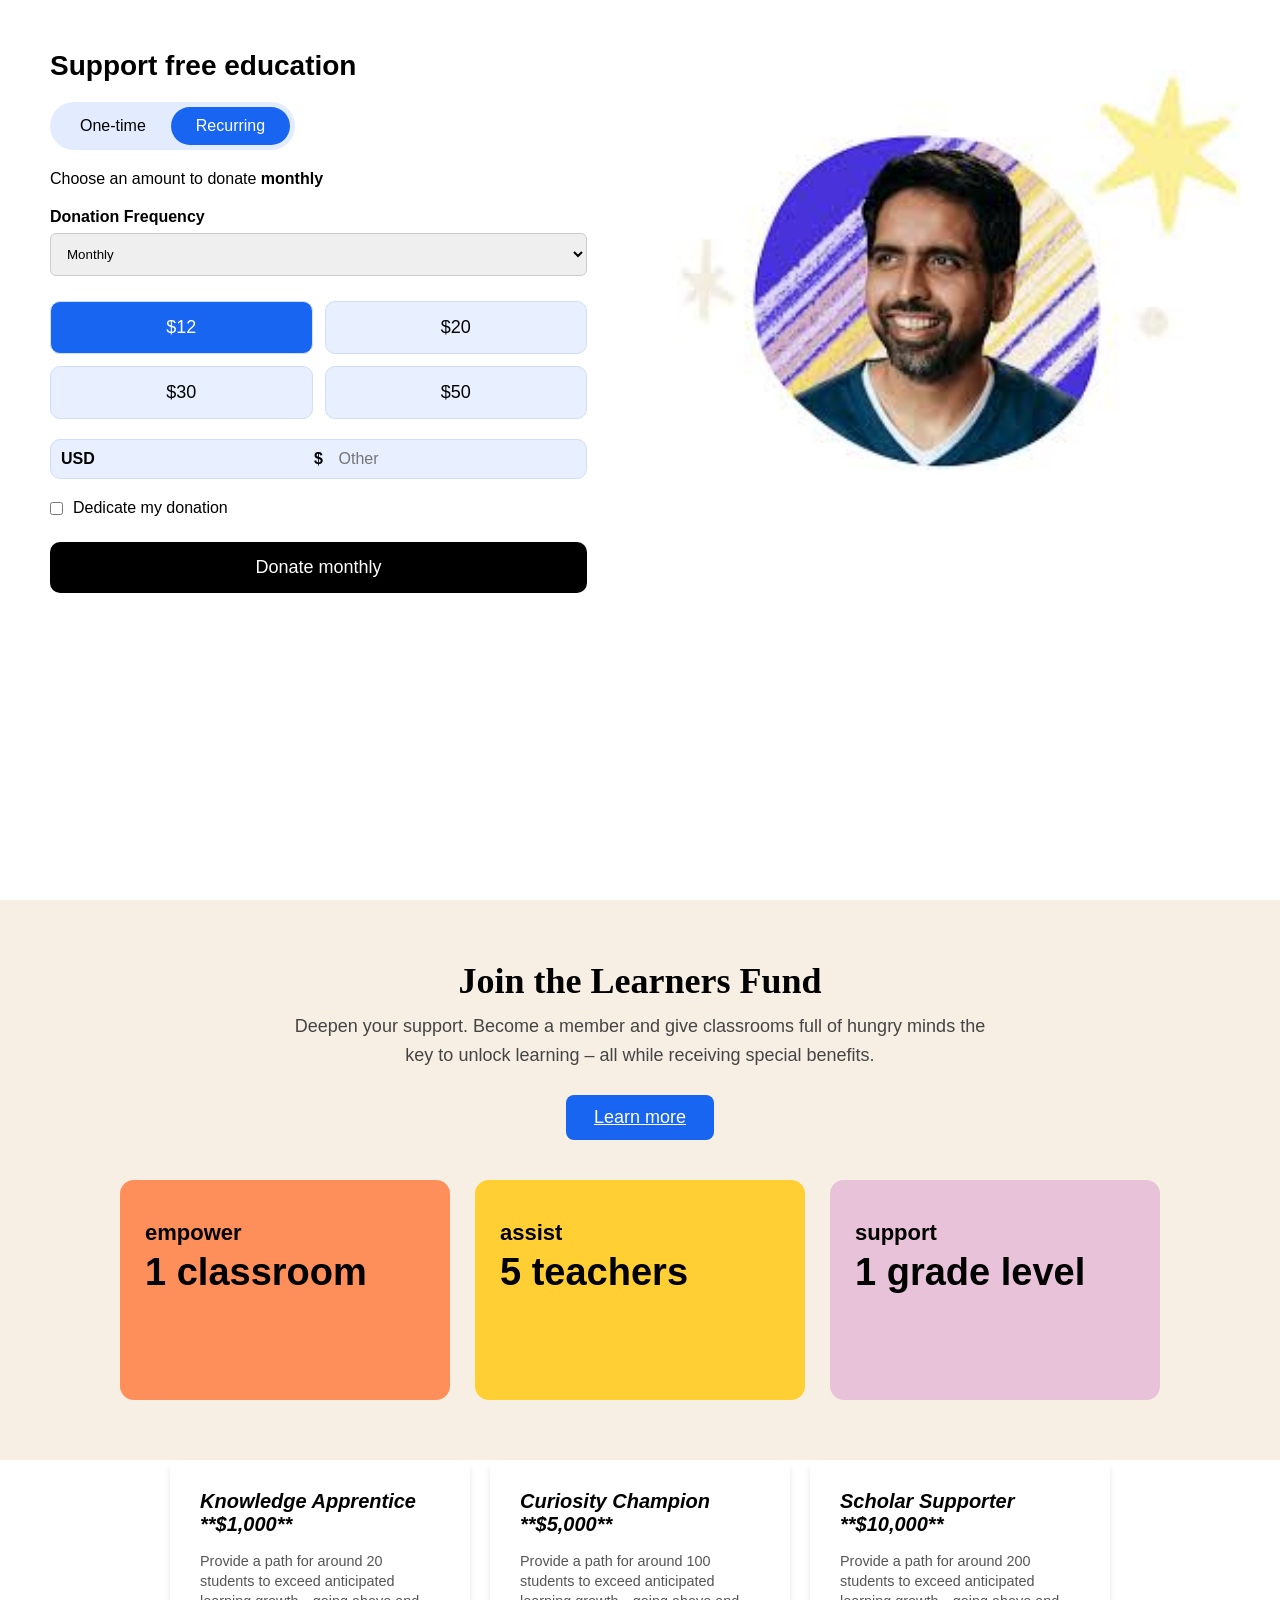
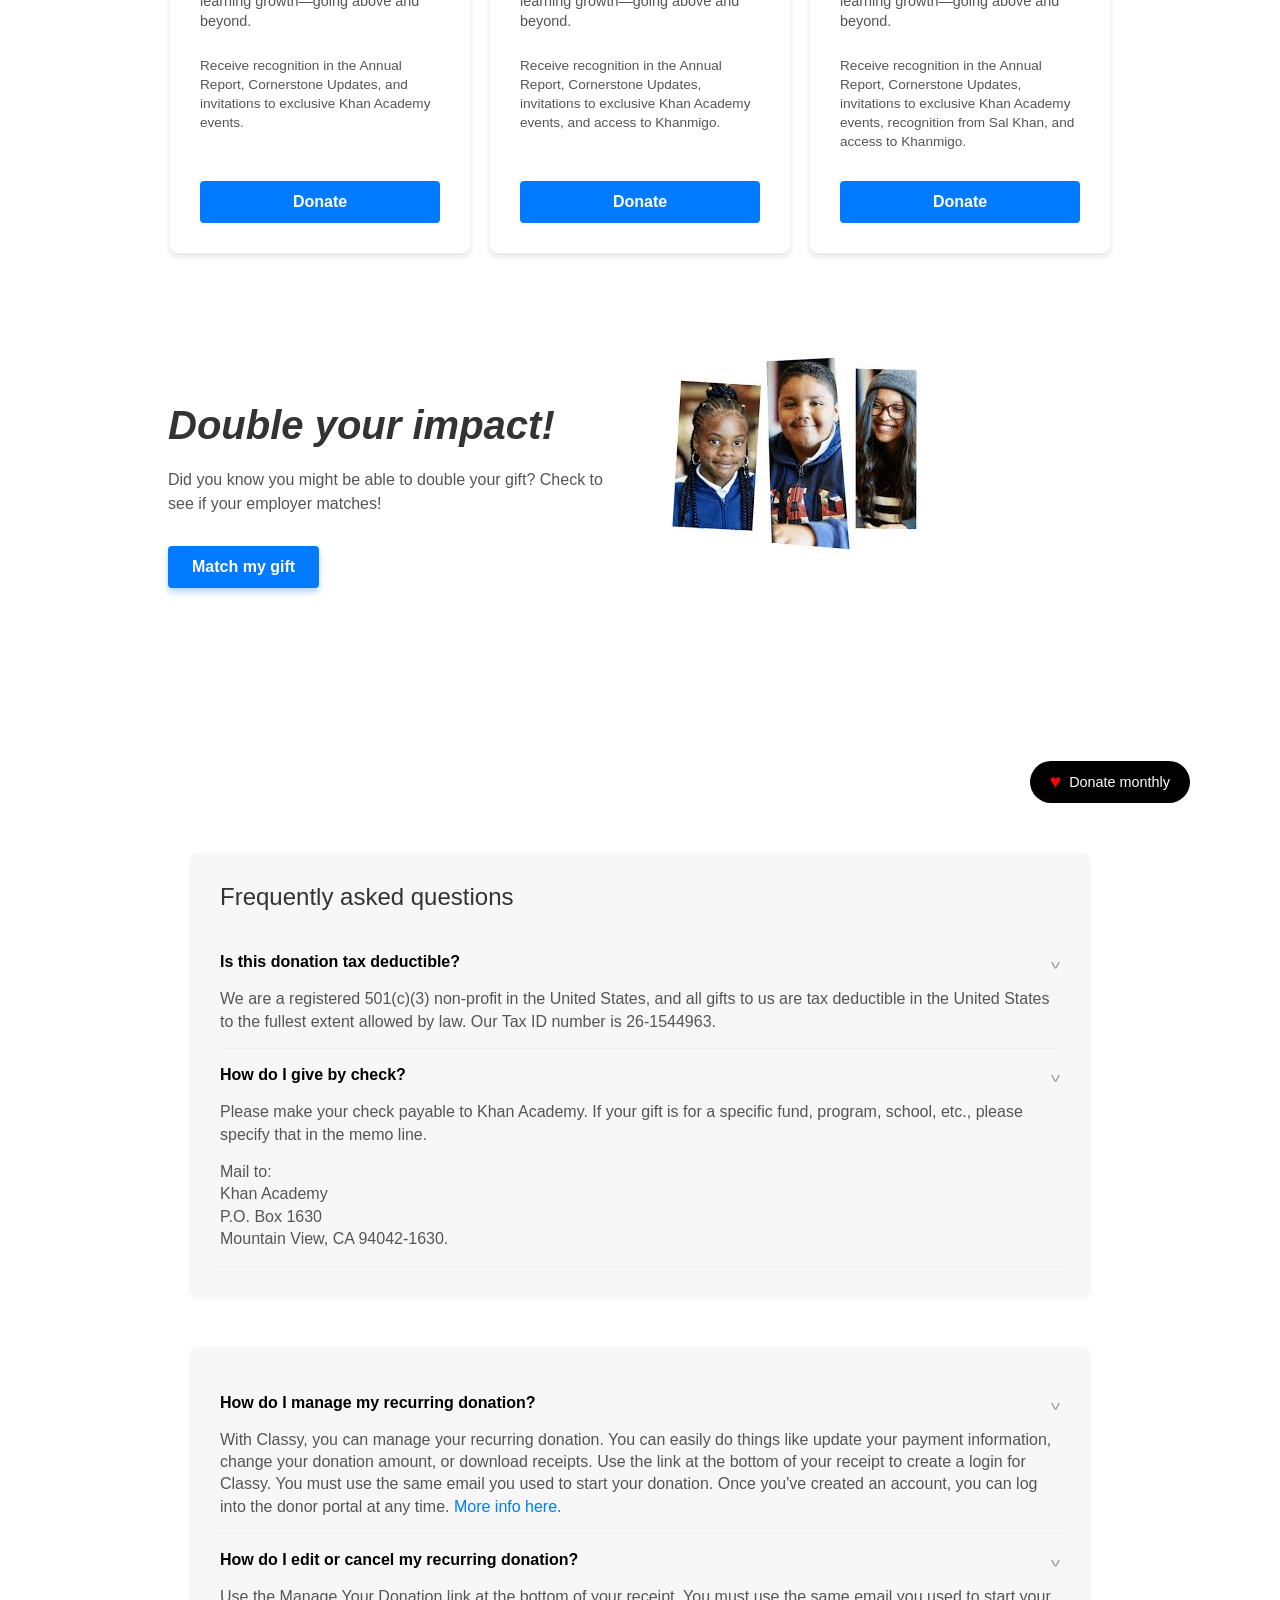
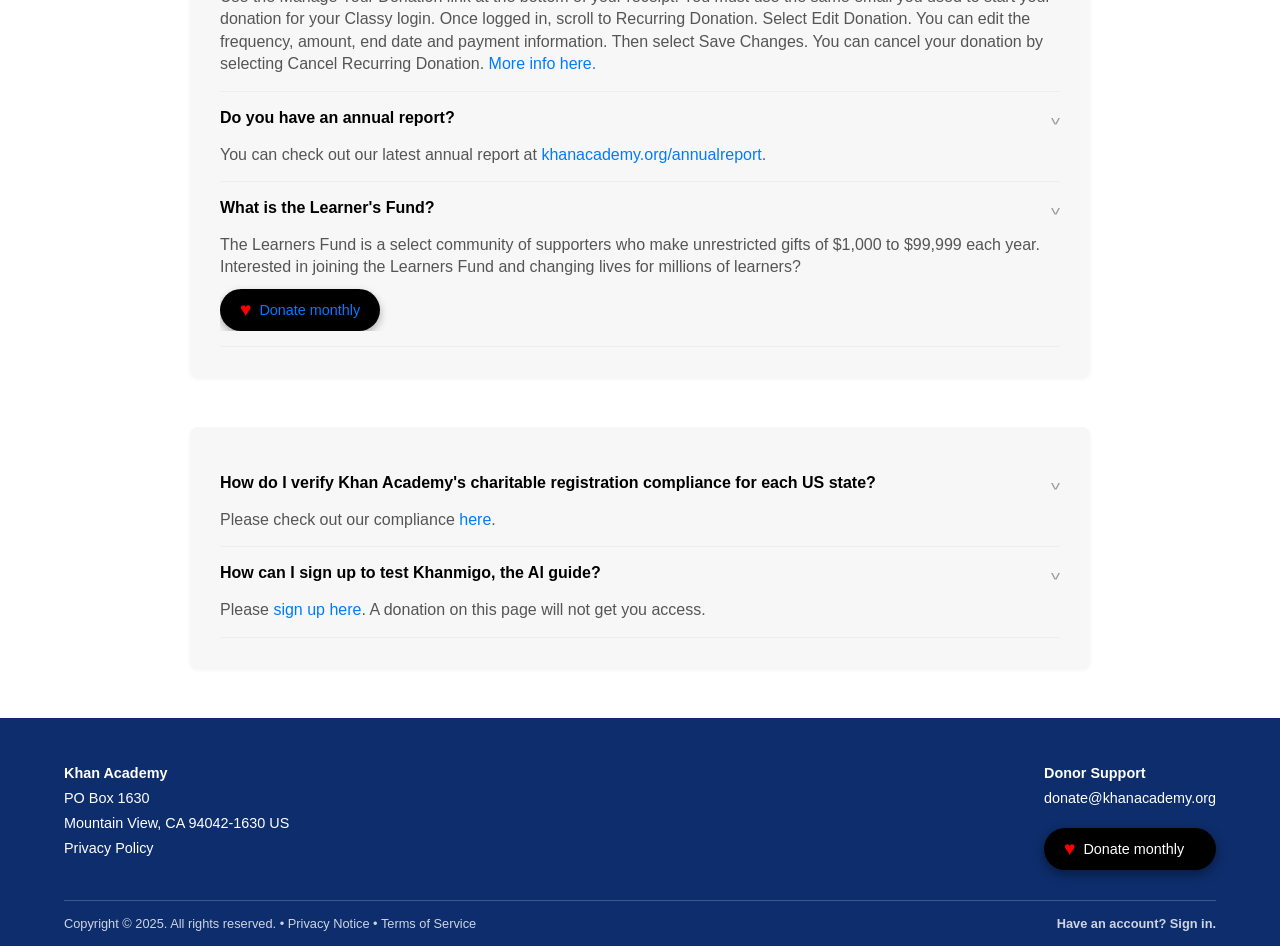
<file: Donate/index.html>
<!DOCTYPE html>
<html lang="en">
<head>
    <meta charset="UTF-8">
    <meta name="viewport" content="width=device-width, initial-scale=1.0">
    <title>Donate – Khan Academy Clone</title>
    <link rel="stylesheet" href="donate.css">
</head>
<body>

<div class="donate-container">

    <!-- LEFT SIDE FORM -->
    <div class="donate-left">

        <h2>Support free education</h2>

        <div class="tabs">
            <button class="tab">One-time</button>
            <button class="tab active">Recurring</button>
        </div>

        <p class="choose-text">Choose an amount to donate <strong>monthly</strong></p>

        <label class="label">Donation Frequency</label>
        <select class="select-box">
            <option>Monthly</option>
            <option>Yearly</option>
            <option>Weekly</option>
        </select>

        <!-- AMOUNTS -->
        <div class="amount-grid">
            <button class="amount active">$12</button>
            <button class="amount">$20</button>
            <button class="amount">$30</button>
            <button class="amount">$50</button>
        </div>

        <!-- OTHER INPUT -->
        <div class="other-box">
            <span class="currency">USD</span>
            <span class="dollar">$</span>
            <input type="text" placeholder="Other">
        </div>

        <label class="dedicate">
            <input type="checkbox">
            Dedicate my donation
        </label>

        <button class="donate-btn">Donate monthly</button>
    </div>

    <!-- RIGHT SIDE PROFILE -->
    <div class="donate-right">
        <img src="../images/images (1).jfif"widdth="400" height="400 " class="">

        <h2>Help us do more</h2>
        <p>
            “We'll get right to the point: we're asking you to help support Khan Academy.
            We're a nonprofit that relies on support from people like you.
            <strong>If everyone reading this gives $12 monthly, Khan Academy can continue to thrive for years.</strong>
            Please help keep Khan Academy free, for anyone, anywhere forever.”
        </p>
    </div>

</div>
<!-- LEARNERS FUND SECTION -->
<section class="learners-section">

    <h2 class="learners-title">Join the Learners Fund</h2>
    <p class="learners-desc">
        Deepen your support. Become a member and give classrooms full of hungry minds the key 
        to unlock learning – all while receiving special benefits.
    </p>

    <div class="learners-btn-box">
        <a href="#" class="learners-btn">Learn more</a>
    </div>

    <!-- CARDS -->
    <div class="learners-cards">

        <div class="card orange">
            <h3>empower</h3>
            <h1>1 classroom</h1>
        </div>

        <div class="card yellow">
            <h3>assist</h3>
            <h1>5 teachers</h1>
        </div>

        <div class="card pink">
            <h3>support</h3>
            <h1>1 grade level</h1>
        </div>

    </div>

</section>
<div class="donation-container">
        <!-- Knowledge Apprentice Tier -->
        <div class="tier-card">
            <h3>Knowledge Apprentice **$1,000**</h3>
            <p>Provide a path for around 20 students to exceed anticipated learning growth—going above and beyond.</p>
            <ul>
                <li>Receive recognition in the Annual Report, Cornerstone Updates, and invitations to exclusive Khan Academy events.</li>
            </ul>
            <a href="#" class="donate-button">Donate</a>
        </div>

        <!-- Curiosity Champion Tier -->
        <div class="tier-card">
            <h3>Curiosity Champion **$5,000**</h3>
            <p>Provide a path for around 100 students to exceed anticipated learning growth—going above and beyond.</p>
            <ul>
                <li>Receive recognition in the Annual Report, Cornerstone Updates, invitations to exclusive Khan Academy events, and access to Khanmigo.</li>
            </ul>
            <a href="#" class="donate-button">Donate</a>
        </div>

        <!-- Scholar Supporter Tier -->
        <div class="tier-card">
            <h3>Scholar Supporter **$10,000**</h3>
            <p>Provide a path for around 200 students to exceed anticipated learning growth—going above and beyond.</p>
            <ul>
                <li>Receive recognition in the Annual Report, Cornerstone Updates, invitations to exclusive Khan Academy events, recognition from Sal Khan, and access to Khanmigo.</li>
            </ul>
            <a href="#" class="donate-button">Donate</a>
        </div>
    </div>
    <div class="gift-match-container">
        <div class="text-content">
            <h1 class="italic-title">Double your impact!</h1>
            <p>Did you know you might be able to double your gift? Check to see if your employer matches!</p>
            <a href="#" class="match-button">Match my gift</a>
        </div>
        <div class="image-gallery">
            <!-- These divs simulate the images and their skewed/stacked layout -->
            <div class="../images/download.png">
                <img src="../images/download (1).jfif" alt="">
            </div>
           
        </div>

        <a href="#" class="donate-monthly-button">
            <span class="heart-icon">♥</span> Donate monthly
        </a>
    </div>
        <!-- Frequently Asked Questions Section -->
    <div class="faq-container">
        <h2>Frequently asked questions</h2>

        <!-- Question 1: Tax Deductible -->
        <div class="faq-item open">
            <div class="faq-question">
                <h3>Is this donation tax deductible?</h3>
                <span class="toggle-icon">^</span>
            </div>
            <div class="faq-answer">
                <p>We are a registered 501(c)(3) non-profit in the United States, and all gifts to us are tax deductible in the United States to the fullest extent allowed by law. Our Tax ID number is 26-1544963.</p>
            </div>
        </div>

        <!-- Question 2: Give by Check -->
        <div class="faq-item open">
            <div class="faq-question">
                <h3>How do I give by check?</h3>
                <span class="toggle-icon">^</span>
            </div>
            <div class="faq-answer">
                <p>Please make your check payable to Khan Academy. If your gift is for a specific fund, program, school, etc., please specify that in the memo line.</p>
                <p>Mail to:<br>Khan Academy<br>P.O. Box 1630<br>Mountain View, CA 94042-1630.</p>
            </div>
        </div>
    </div>
    <!-- Recurring Donation Management and Info Section -->
    <div class="faq-container">
        <!-- Reusing the previous container class -->

        <!-- Question 3: Manage Recurring Donation -->
        <div class="faq-item open">
            <div class="faq-question">
                <h3>How do I manage my recurring donation?</h3>
                <span class="toggle-icon">^</span>
            </div>
            <div class="faq-answer">
                <p>With Classy, you can manage your recurring donation. You can easily do things like update your payment information, change your donation amount, or download receipts. Use the link at the bottom of your receipt to create a login for Classy. You must use the same email you used to start your donation. Once you've created an account, you can log into the donor portal at any time. <a href="#">More info here.</a></p>
            </div>
        </div>

        <!-- Question 4: Edit or Cancel Recurring Donation -->
        <div class="faq-item open">
            <div class="faq-question">
                <h3>How do I edit or cancel my recurring donation?</h3>
                <span class="toggle-icon">^</span>
            </div>
            <div class="faq-answer">
                <p>Use the Manage Your Donation link at the bottom of your receipt. You must use the same email you used to start your donation for your Classy login. Once logged in, scroll to Recurring Donation. Select Edit Donation. You can edit the frequency, amount, end date and payment information. Then select Save Changes. You can cancel your donation by selecting Cancel Recurring Donation. <a href="#">More info here.</a></p>
            </div>
        </div>

        <!-- Question 5: Annual Report -->
        <div class="faq-item open">
            <div class="faq-question">
                <h3>Do you have an annual report?</h3>
                <span class="toggle-icon">^</span>
            </div>
            <div class="faq-answer">
                <p>You can check out our latest annual report at <a href="khanacademy.org">khanacademy.org/annualreport</a>.</p>
            </div>
        </div>

      
        <div class="faq-item open">
            <div class="faq-question">
                <h3>What is the Learner's Fund?</h3>
                <span class="toggle-icon">^</span>
            </div>
            <div class="faq-answer">
                <p>The Learners Fund is a select community of supporters who make unrestricted gifts of $1,000 to $99,999 each year. Interested in joining the Learners Fund and changing lives for millions of learners?</p>
                <!-- This is the "Donate monthly" button that appears at the bottom of the section -->
                <a href="#" class="donate-monthly-button-inline">
                    <span class="heart-icon-inline">♥</span> Donate monthly
                </a>
            </div>
        </div>
    </div>
         <!-- Final Two FAQ Items -->
    <div class="faq-container">
        <!-- Question 7: Verify Registration Compliance -->
        <div class="faq-item open">
            <div class="faq-question">
                <h3>How do I verify Khan Academy's charitable registration compliance for each US state?</h3>
                <span class="toggle-icon">^</span>
            </div>
            <div class="faq-answer">
                <p>Please check out our compliance <a href="#">here</a>.</p>
            </div>
        </div>
        <div class="faq-item open">
            <div class="faq-question">
                <h3>How can I sign up to test Khanmigo, the Al guide?</h3>
                <span class="toggle-icon">^</span>
            </div>
            <div class="faq-answer">
                <p>Please <a href="#">sign up here</a>. A donation on this page will not get you access.</p>
            </div>
        </div>
    </div>
    <footer class="site-footer">
        <div class="footer-content">
            <div class="footer-left">
                <p><strong>Khan Academy</strong></p>
                <p>PO Box 1630</p>
                <p>Mountain View, CA 94042-1630 US</p>
                <p><a href="#" class="footer-link">Privacy Policy</a></p>
            </div>
            <div class="footer-right">
                <p><strong>Donor Support</strong></p>
                <p><a href="mailto:donate@khanacademy.org" class="footer-link">donate@khanacademy.org</a></p>
                <!-- This is the fixed 'Donate monthly' button visible in the image -->
                <a href="#" class="donate-monthly-fixed-button">
                    <span class="heart-icon-fixed">♥</span> Donate monthly
                </a>
            </div>
        </div>
        <div class="footer-bottom">
            <p>Copyright © 2025. All rights reserved. • <a href="#" class="footer-link">Privacy Notice</a> • <a href="#" class="footer-link">Terms of Service</a></p>
            <p><a href="#" class="footer-link sign-in-link">Have an account? Sign in.</a></p>
        </div>
    </footer>






</body>
</html>
</file>
<file: Donate/donate.css>
* {
    margin: 0;
    padding: 0;
    box-sizing: border-box;
    font-family: Arial, sans-serif;
}

body {
    background-color: #0b1f4d;
}

.donate-container {
    display: flex;
    width: 100%;
    min-height: 100vh;
}

/* LEFT FORM */
.donate-left {
    flex: 1;
    background: #ffffff;
    padding: 50px;
}

h2 {
    font-size: 28px;
    margin-bottom: 20px;
}

.tabs {
    display: flex;
    background: #e3ecff;
    padding: 5px;
    border-radius: 50px;
    width: fit-content;
}

.tab {
    padding: 10px 25px;
    background: none;
    border: none;
    border-radius: 50px;
    cursor: pointer;
    font-size: 16px;
}

.tab.active {
    background: #1865f2;
    color: #fff;
}

.choose-text {
    margin: 20px 0;
    font-size: 16px;
}

.label {
    display: block;
    margin-bottom: 7px;
    font-weight: bold;
}

.select-box {
    width: 100%;
    padding: 12px;
    border: 1px solid #ccc;
    border-radius: 6px;
    margin-bottom: 25px;
}

/* AMOUNT GRID */
.amount-grid {
    display: grid;
    grid-template-columns: repeat(2, 1fr);
    gap: 12px;
}

.amount {
    padding: 15px;
    background: #e8efff;
    border: 1px solid #d0ddff;
    border-radius: 10px;
    font-size: 18px;
    cursor: pointer;
}

.amount.active {
    background: #1865f2;
    color: white;
}

/* OTHER AMOUNT */
.other-box {
    margin-top: 20px;
    display: grid;
    grid-template-columns: 1fr 40px 1fr;
    border: 1px solid #d0ddff;
    background: #e8efff;
    border-radius: 10px;
    padding: 10px;
}

.currency {
    font-weight: bold;
}

.dollar {
    text-align: center;
    font-weight: bold;
}

.other-box input {
    border: none;
    background: none;
    font-size: 16px;
}

/* DEDICATE CHECKBOX */
.dedicate {
    margin-top: 20px;
    display: flex;
    align-items: center;
    gap: 10px;
}

/* BUTTON */
.donate-btn {
    width: 100%;
    padding: 15px;
    background: black;
    color: white;
    font-size: 18px;
    border: none;
    border-radius: 10px;
    margin-top: 25px;
    cursor: pointer;
}

/* RIGHT SIDE */
.donate-right {
    flex: 1;
    color: white;
    padding: 70px 40px;
}

.profile {
    width: 280px;
    border-radius: 50%;
    margin-bottom: 20px;
}

.donate-right h2 {
    font-size: 32px;
    margin-bottom: 20px;
}

.donate-right p {
    font-size: 18px;
    line-height: 1.6;
}
/* ============================
   LEARNERS FUND SECTION
============================ */
.learners-section {
    padding: 60px 40px;
    background: #f7efe4;
    text-align: center;
}

.learners-title {
    font-size: 36px;
    font-family: "Georgia", serif;
    margin-bottom: 10px;
}

.learners-desc {
    font-size: 18px;
    color: #444;
    max-width: 700px;
    margin: 0 auto 25px;
    line-height: 1.6;
}

.learners-btn-box {
    margin-bottom: 40px;
}

.learners-btn {
    background: #1865f2;
    color: white;
    padding: 12px 28px;
    border-radius: 8px;
    font-size: 18px;
    display: inline-block;
}

.learners-cards {
    display: flex;
    justify-content: center;
    gap: 25px;
    flex-wrap: wrap;
}

/* CARD BASE */
.card {
    width: 330px;
    height: 220px;
    border-radius: 14px;
    padding: 40px 25px;
    text-align: left;
    color: black;
    font-family: Georgia, serif;
    position: relative;
    overflow: hidden;
}

/* CARD COLORS */
.card.orange {
    background: #ff8f5a;
}

.card.yellow {
    background: #ffcf33;
}

.card.pink {
    background: #e8c2d8;
}

/* CARD TEXT */
.card h3 {
    font-size: 22px;
    margin-bottom: 5px;
}

.card h1 {
    font-size: 38px;
}

body {
    font-family: sans-serif;
    background-color: #f7f7f7;
    margin: 0;
    padding: 20px;
}

.donation-container {
    display: flex;
    justify-content: center;
    gap: 20px;
    flex-wrap: wrap;
}

.tier-card {
    background-color: #fff;
    padding: 30px;
    border-radius: 8px;
    box-shadow: 0 4px 6px rgba(0, 0, 0, 0.1);
    width: 300px;
    text-align: left;
    display: flex;
    flex-direction: column;
    justify-content: space-between;
}

.tier-card h3 {
    color: #000;
    font-size: 1.25rem;
    margin-bottom: 15px;
    font-style: italic; /* For the title style in the image */
}

.tier-card p {
    color: #555;
    font-size: 0.9rem;
    line-height: 1.4;
    margin-bottom: 15px;
}

.tier-card ul {
    list-style: none;
    padding: 0;
    margin-bottom: 30px;
}

.tier-card li {
    color: #555;
    font-size: 0.85rem;
    line-height: 1.4;
    margin-top: 10px;
}

.donate-button {
    background-color: #007bff; /* A standard blue color */
    color: #fff;
    padding: 12px 24px;
    text-decoration: none;
    border-radius: 4px;
    text-align: center;
    font-weight: bold;
    display: block; /* Makes the button fill the width */
    margin-top: auto; /* Pushes the button to the bottom of the card */
}

.donate-button:hover {
    background-color: hsl(212, 5%, 52%);
}
body {
    font-family: sans-serif;
    background-color: #fff;
    margin: 0;
    padding: 0;
    overflow-x: hidden; /* To prevent horizontal scroll issues with absolute positioning */
}

.gift-match-container {
    display: flex;
    justify-content: space-between;
    padding: 100px 5% 50px 10%; /* Adjust padding as needed */
    position: relative;
    max-width: 1200px;
    margin: 0 auto;
}

.text-content {
    flex-basis: 45%;
    max-width: 450px;
    padding-top: 50px;
}

.italic-title {
    font-size: 2.5rem;
    font-style: italic;
    color: #333;
    margin-bottom: 20px;
}

.text-content p {
    font-size: 1rem;
    line-height: 1.5;
    color: #555;
    margin-bottom: 30px;
}

.match-button {
    background-color: #007bff; /* A blue color similar to the image */
    color: #fff;
    padding: 12px 24px;
    text-decoration: none;
    border-radius: 4px;
    font-weight: bold;
    display: inline-block;
    box-shadow: 0 4px 6px rgba(0, 123, 255, 0.3);
}

.image-gallery {
    flex-basis: 50%;
    position: relative;
    height: 400px; /* Set a height for positioning the images */
}

/* Using simple divs to represent where images would be placed */
.image-placeholder {
    position: absolute;
    width: 200px;
    height: 300px;
    background-color: #ccc; /* Placeholder background color */
    box-shadow: 0 10px 20px rgba(0, 0, 0, 0.2);
    background-size: cover;
    background-position: center;
}

.img-1 {
    transform: rotate(-10deg);
    top: 50px;
    left: 0;
    /* In a real scenario, use background-image: url('image1.jpg'); */
    background-color: #a0a0a0;
}

.img-2 {
    transform: rotate(5deg);
    top: 20px;
    left: 100px;
     /* In a real scenario, use background-image: url('image2.jpg'); */
    background-color: #808080;
}

.img-3 {
    transform: rotate(-3deg);
    top: 80px;
    left: 200px;
     /* In a real scenario, use background-image: url('image3.jpg'); */
    background-color: #606060;
}

.donate-monthly-button {
    position: absolute;
    bottom: 0px; /* Position relative to the bottom of the body/viewport */
    right: 50px; /* Position relative to the right of the body/viewport */
    background-color: #000;
    color: #fff;
    padding: 10px 20px;
    text-decoration: none;
    border-radius: 50px; /* Pill shape */
    font-size: 0.9rem;
    display: flex;
    align-items: center;
    box-shadow:#a0a0a0;
}

.heart-icon {
    color: #ff0000; /* Red heart */
    margin-right: 8px;
    font-size: 1.2rem;
}
/* FAQ Section Styles */
.faq-container {
    max-width: 900px;
    margin: 50px auto;
    background-color: #f7f7f7; /* Light gray background like the image */
    padding: 30px;
    border-radius: 8px;
    box-shadow: 0 2px 4px rgba(0,0,0,0.05);
}

.faq-container h2 {
    font-size: 1.5rem;
    color: #333;
    margin-bottom: 25px;
    font-weight: normal;
}

.faq-item {
    border-bottom: 1px solid #eee; /* Light separator line */
    padding: 15px 0;
}

.faq-question {
    display: flex;
    justify-content: space-between;
    align-items: center;
    cursor: pointer; /* Indicates it can be clicked (for JS implementation) */
}

.faq-question h3 {
    font-size: 1rem;
    color: #000;
    font-weight: bold;
    margin: 0;
}

.toggle-icon {
    font-size: 1.2rem;
    color: #999;
    /* This makes the caret point down when closed, and up when open (as shown in image) */
    transform: rotate(0deg); 
    transition: transform 0.3s ease;
}

/* Style for when the item is marked as 'open' */
.faq-item.open .toggle-icon {
    transform: rotate(180deg); 
}

.faq-answer {
    /* Initially hidden via CSS if JS isn't used for toggling */
    max-height: 1000px; 
    overflow: hidden;
    transition: max-height 0.5s ease-in-out;
}

/* If you want the items to start closed without JS, use this instead of the .open class styles above: */
/* .faq-answer { display: none; } */

.faq-answer p {
    margin: 15px 0 0 0;
    color: #555;
    line-height: 1.4;
}
/* Note: The main .faq-container and .faq-item styles from the previous response are reused here. */

/* Style for the inline "Donate Monthly" button within the last FAQ item */
.donate-monthly-button-inline {
    background-color: #000; /* Black background */
    color: #fff;
    padding: 10px 20px;
    text-decoration: none;
    border-radius: 50px; /* Pill shape */
    font-size: 0.9rem;
    display: inline-flex; /* Use inline-flex for alignment within text flow */
    align-items: center;
    margin-top: 10px;
    box-shadow: 0 4px 8px rgba(0, 0, 0, 0.3);
}

.heart-icon-inline {
    color: #ff0000; /* Red heart */
    margin-right: 8px;
    font-size: 1.2rem;
}

.faq-answer a {
    color: #007bff; 
    text-decoration: none;
}

.faq-answer a:hover {
    text-decoration: underline;
}
/* Footer Styles */
.site-footer {
    background-color: #0d2d6c; /* Deep blue background color */
    color: #fff;
    padding: 40px 5% 15px 5%; /* Top/bottom padding for content, less for bottom line */
    margin-top: 50px; /* Space above the footer */
}

.footer-content {
    display: flex;
    justify-content: space-between;
    padding-bottom: 30px;
    border-bottom: 1px solid #ffffff33; /* Very light transparent white line */
}

.footer-left p, .footer-right p {
    margin: 5px 0;
    font-size: 0.9rem;
    line-height: 1.4;
}

.footer-link {
    color: #fff;
    text-decoration: none;
    border-bottom: 1px solid transparent; /* Subtle hover effect setup */
}

.footer-link:hover {
    border-color: #fff;
}

.footer-bottom {
    display: flex;
    justify-content: space-between;
    padding-top: 15px;
    font-size: 0.8rem;
    opacity: 0.8; 
}

.sign-in-link {
    font-weight: bold;
}

.donate-monthly-fixed-button {
    background-color: #000;
    color: #fff;
    padding: 10px 20px;
    text-decoration: none;
    border-radius: 50px;
    font-size: 0.9rem;
    display: flex;
    align-items: center;
    margin-top: 20px;
    box-shadow: 0 4px 12px rgba(0, 0, 0, 0.4);
}

.heart-icon-fixed {
    color: #ff0000;
    margin-right: 8px;
    font-size: 1.2rem;
}
</file>
